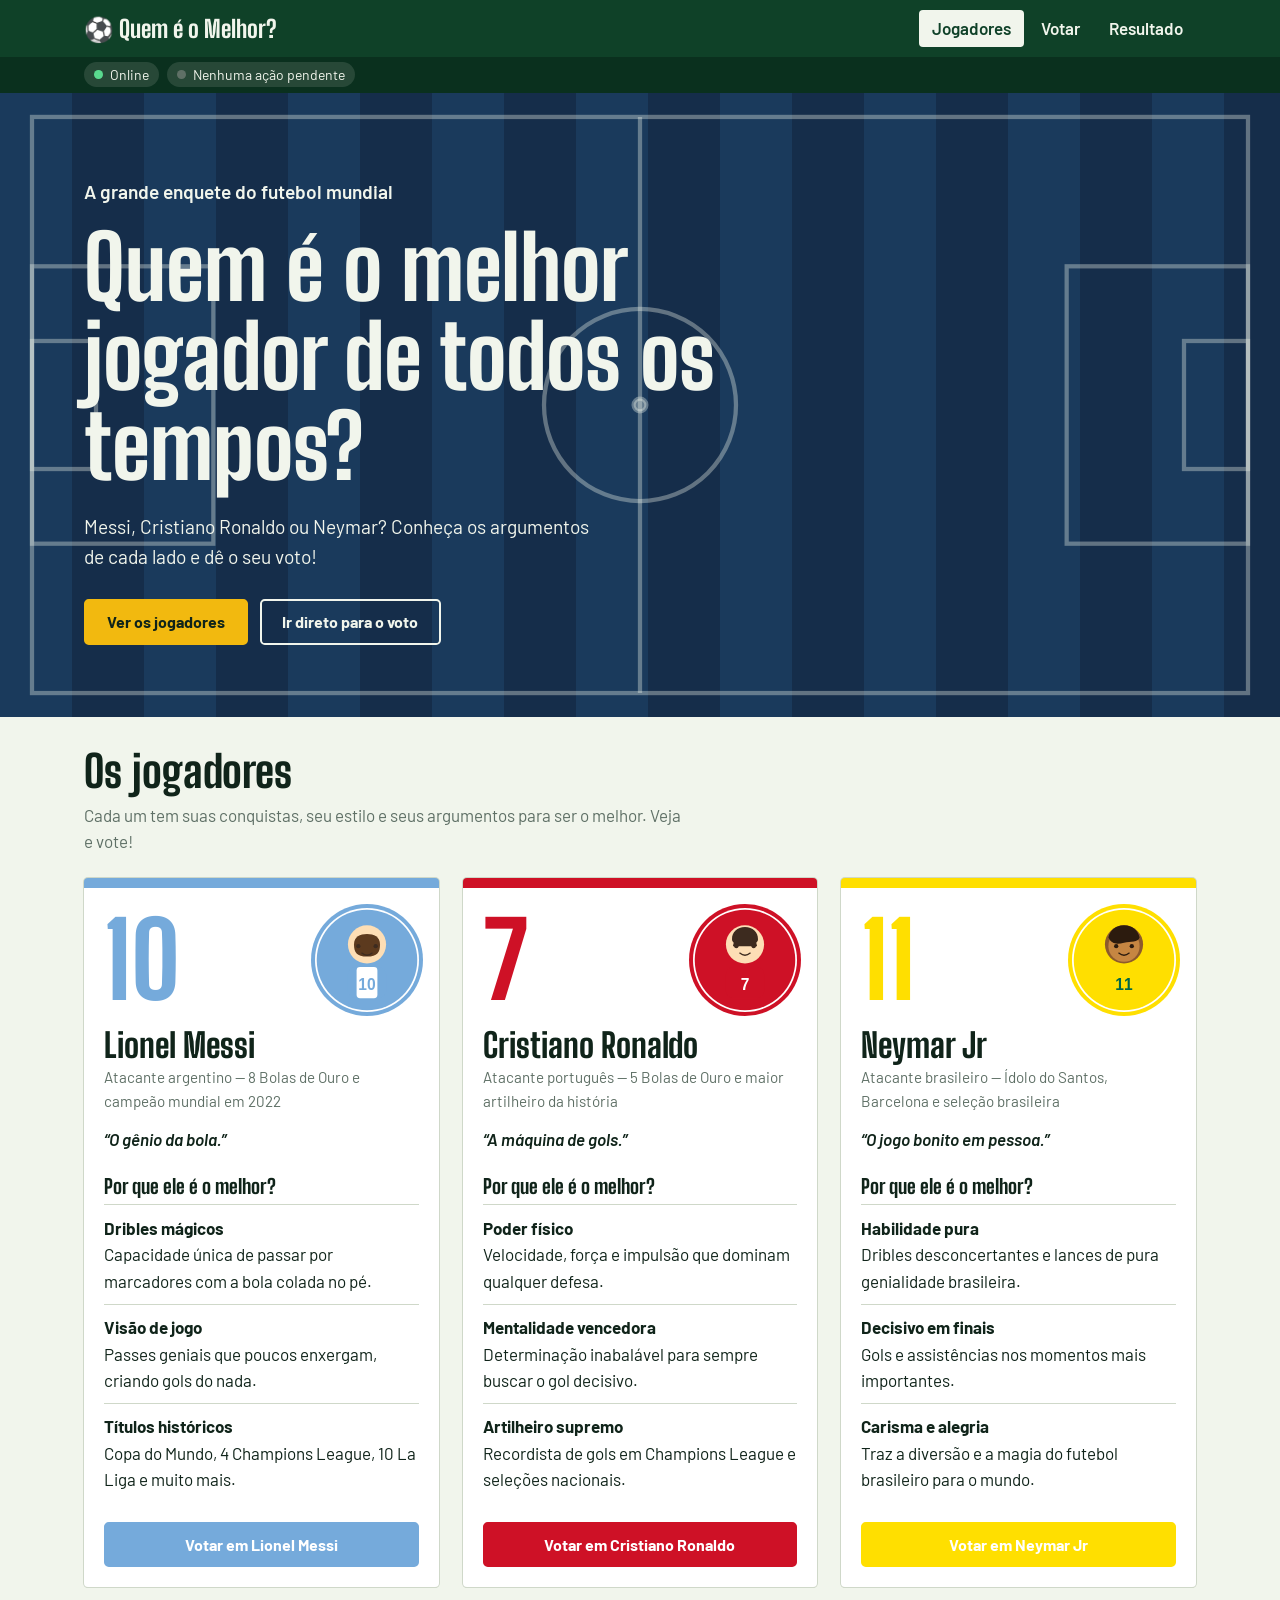
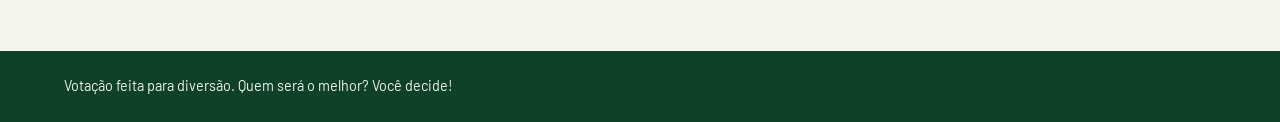
<file: index.html>
<!doctype html>
<html lang="pt-BR">
<head>
  <meta charset="utf-8">
  <meta name="viewport" content="width=device-width, initial-scale=1">
  <title>Quem é o Melhor? | Votação</title>
  <meta name="theme-color" content="#0f4128">
  <link rel="manifest" href="manifest.webmanifest">
  <link rel="icon" href="icons/icon.svg" type="image/svg+xml">
  <link rel="apple-touch-icon" href="icons/icon-192.png">

  <!-- DNS-PREFETCH: o único domínio externo é o do Google Fonts. Resolver o DNS antes
       poupa alguns milissegundos quando o navegador achar a fonte. -->
  <link rel="dns-prefetch" href="https://fonts.googleapis.com">
  <link rel="dns-prefetch" href="https://fonts.gstatic.com">

  <!-- PRELOAD: recursos críticos que o navegador só descobriria tarde.
       O JSON é pedido por JavaScript; o desenho do campo é citado dentro do CSS. -->
  <link rel="preload" href="data/candidatos.json" as="fetch" type="application/json" crossorigin>
  <link rel="preload" href="img/campo.svg" as="image">

  <!-- PREFETCH: páginas que a pessoa provavelmente abrirá a seguir. Baixadas com prioridade baixa, em tempo ocioso. -->
  <link rel="prefetch" href="votar.html" as="document">
  <link rel="prefetch" href="apuracao.html" as="document">

  <link rel="stylesheet" href="css/style.css">
  <link rel="stylesheet" href="https://fonts.googleapis.com/css2?family=Barlow:wght@400;600;700&amp;family=Big+Shoulders+Display:wght@800&amp;display=swap">
  <script src="js/db.js" defer></script>
  <script src="js/app.js" defer></script>
</head>
<body data-pagina="candidatos">
<header class="topo">
  <div class="topo-in">
    <a class="marca" href="index.html">⚽ Quem é o Melhor?</a>
    <nav class="menu" aria-label="Principal"><a href="index.html" aria-current="page">Jogadores</a><a href="votar.html">Votar</a><a href="apuracao.html">Resultado</a></nav>
  </div>
  <div class="faixa-status"><div><span id="chip-rede" class="chip">Verificando rede</span><span id="chip-fila" class="chip">Fila</span></div></div>
</header>

<section class="hero">
  <div class="hero-in">
    <p class="hero-chamada">A grande enquete do futebol mundial</p>
    <h1>Quem é o melhor jogador de todos os tempos?</h1>
    <p>Messi, Cristiano Ronaldo ou Neymar? Conheça os argumentos de cada lado e dê o seu voto!</p>
    <div class="hero-acoes">
      <a class="botao" href="#candidatos">Ver os jogadores</a>
      <a class="botao vazado" href="votar.html">Ir direto para o voto</a>
    </div>
  </div>
</section>
<main>
  <section class="secao" id="candidatos" style="margin-top:0">
    <h2>Os jogadores</h2>
    <p class="apoio">Cada um tem suas conquistas, seu estilo e seus argumentos para ser o melhor. Veja e vote!</p>
    <div class="escalacao-grade" id="lista" aria-live="polite"></div>
  </section>
</main>
<footer class="rodape"><p>Votação feita para diversão. Quem será o melhor? Você decide!</p></footer>
<div id="aviso" role="status" aria-live="polite"></div>
</body>
</html>
</file>
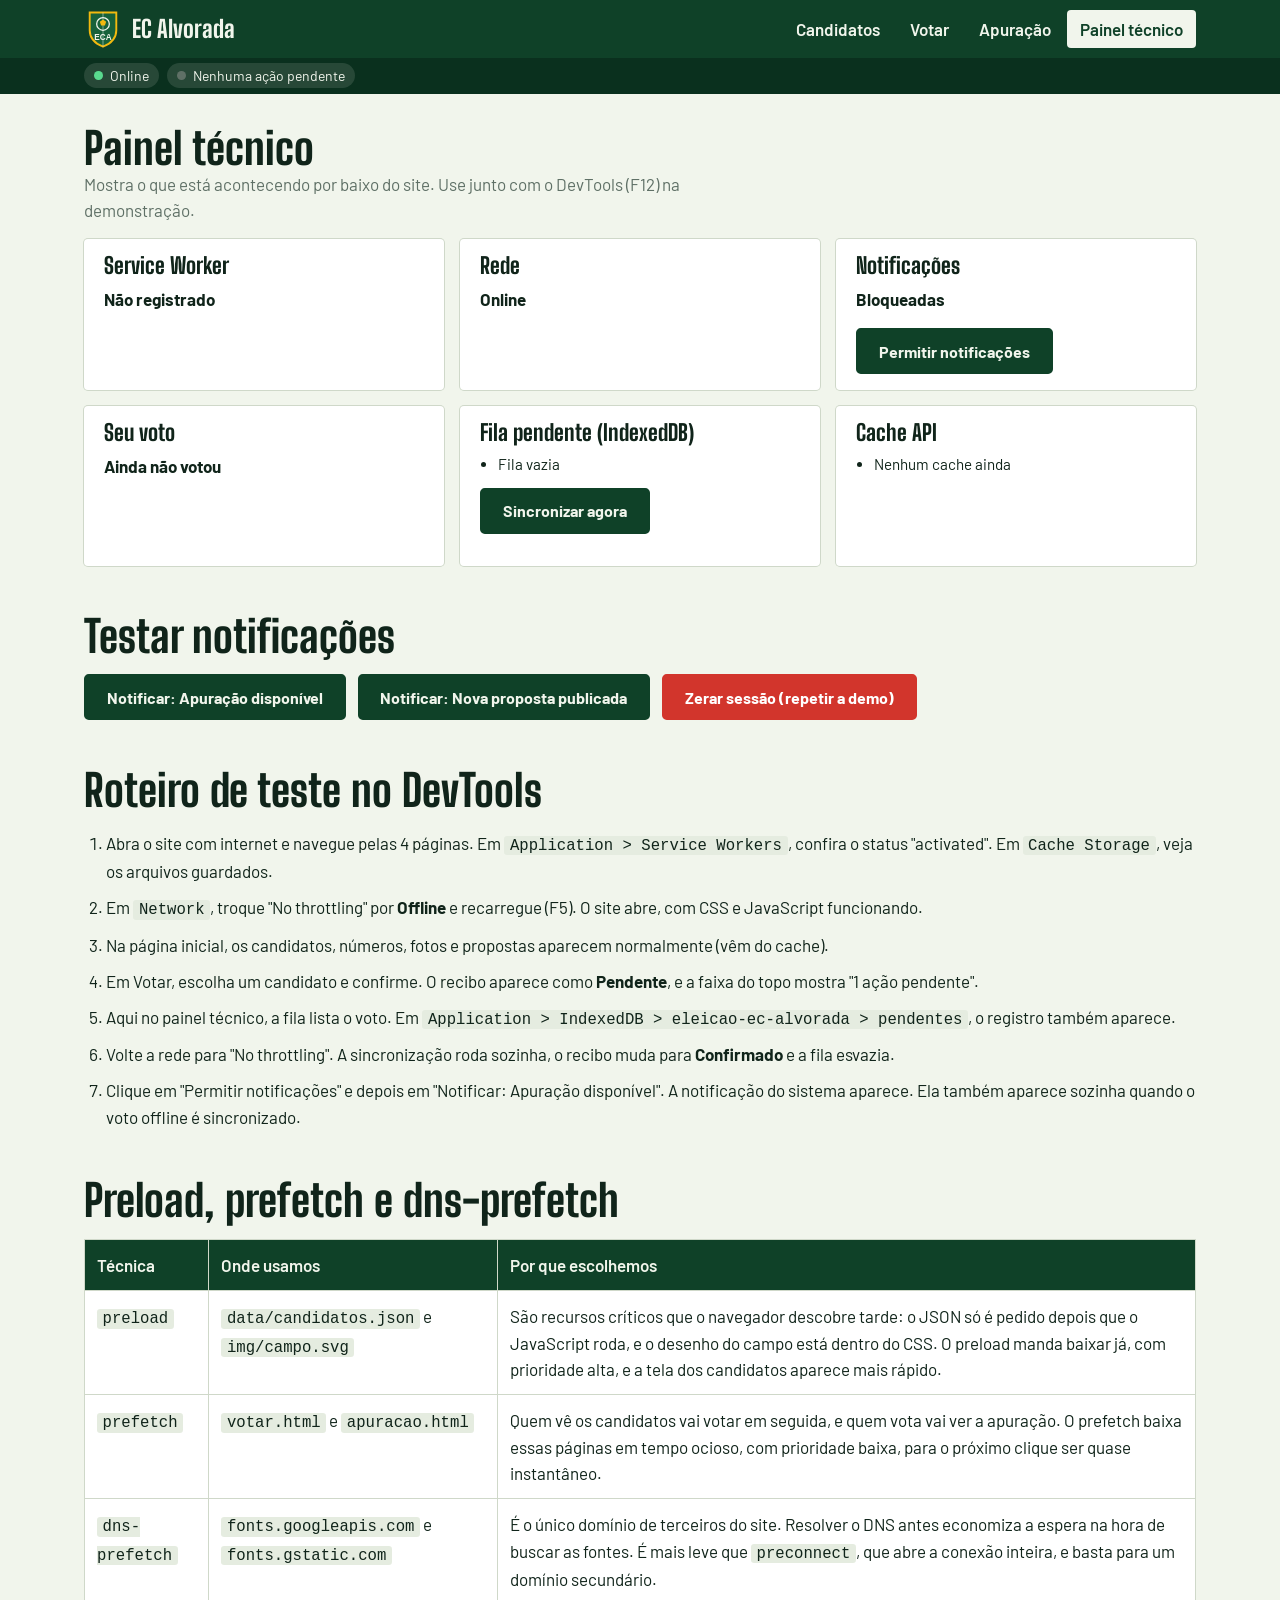
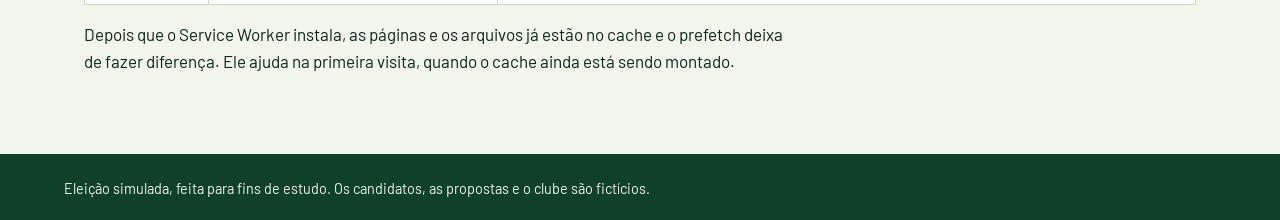
<file: tecnico.html>
<!doctype html>
<html lang="pt-BR">
<head>
  <meta charset="utf-8">
  <meta name="viewport" content="width=device-width, initial-scale=1">
  <title>Painel técnico | EC Alvorada</title>
  <meta name="theme-color" content="#0f4128">
  <link rel="manifest" href="manifest.webmanifest">
  <link rel="icon" href="icons/icon.svg" type="image/svg+xml">
  <link rel="apple-touch-icon" href="icons/icon-192.png">

  <!-- DNS-PREFETCH: o único domínio externo é o do Google Fonts. Resolver o DNS antes
       poupa alguns milissegundos quando o navegador achar a fonte. -->
  <link rel="dns-prefetch" href="https://fonts.googleapis.com">
  <link rel="dns-prefetch" href="https://fonts.gstatic.com">

  <!-- PREFETCH: páginas que a pessoa provavelmente abrirá a seguir. Baixadas com prioridade baixa, em tempo ocioso. -->
  <link rel="prefetch" href="index.html" as="document">

  <link rel="stylesheet" href="css/style.css">
  <link rel="stylesheet" href="https://fonts.googleapis.com/css2?family=Barlow:wght@400;600;700&amp;family=Big+Shoulders+Display:wght@800&amp;display=swap">
  <script src="js/db.js" defer></script>
  <script src="js/app.js" defer></script>
</head>
<body data-pagina="tecnico">
<header class="topo">
  <div class="topo-in">
    <a class="marca" href="index.html"><img src="img/escudo.svg" alt="" width="38" height="38">EC Alvorada</a>
    <nav class="menu" aria-label="Principal"><a href="index.html">Candidatos</a><a href="votar.html">Votar</a><a href="apuracao.html">Apuração</a><a href="tecnico.html" aria-current="page">Painel técnico</a></nav>
  </div>
  <div class="faixa-status"><div><span id="chip-rede" class="chip">Verificando rede</span><span id="chip-fila" class="chip">Fila</span></div></div>
</header>

<main>
  <h2>Painel técnico</h2>
  <p class="apoio" style="color:var(--muda);max-width:60ch">Mostra o que está acontecendo por baixo do site. Use junto com o DevTools (F12) na demonstração.</p>

  <div class="painel-grade">
    <div class="painel"><h3>Service Worker</h3><p class="valor" id="t-sw">Verificando</p></div>
    <div class="painel"><h3>Rede</h3><p class="valor" id="t-rede">Verificando</p></div>
    <div class="painel"><h3>Notificações</h3><p class="valor" id="t-notif">Verificando</p>
      <button class="botao escuro" data-acao="ativar-notif" type="button">Permitir notificações</button></div>
    <div class="painel"><h3>Seu voto</h3><p class="valor" id="t-voto">Verificando</p></div>
    <div class="painel"><h3>Fila pendente (IndexedDB)</h3><ul id="t-fila"></ul>
      <p style="margin-top:.75rem"><button class="botao escuro" data-acao="sincronizar" type="button">Sincronizar agora</button></p></div>
    <div class="painel"><h3>Cache API</h3><ul id="t-cache"></ul></div>
  </div>

  <section class="secao">
    <h2>Testar notificações</h2>
    <div class="acoes">
      <button class="botao escuro" data-acao="teste-apuracao" type="button">Notificar: Apuração disponível</button>
      <button class="botao escuro" data-acao="teste-proposta" type="button">Notificar: Nova proposta publicada</button>
      <button class="botao perigo" data-acao="zerar" type="button">Zerar sessão (repetir a demo)</button>
    </div>
  </section>

  <section class="secao">
    <h2>Roteiro de teste no DevTools</h2>
    <ol class="roteiro">
      <li>Abra o site com internet e navegue pelas 4 páginas. Em <code>Application &gt; Service Workers</code>, confira o status "activated". Em <code>Cache Storage</code>, veja os arquivos guardados.</li>
      <li>Em <code>Network</code>, troque "No throttling" por <strong>Offline</strong> e recarregue (F5). O site abre, com CSS e JavaScript funcionando.</li>
      <li>Na página inicial, os candidatos, números, fotos e propostas aparecem normalmente (vêm do cache).</li>
      <li>Em Votar, escolha um candidato e confirme. O recibo aparece como <strong>Pendente</strong>, e a faixa do topo mostra "1 ação pendente".</li>
      <li>Aqui no painel técnico, a fila lista o voto. Em <code>Application &gt; IndexedDB &gt; eleicao-ec-alvorada &gt; pendentes</code>, o registro também aparece.</li>
      <li>Volte a rede para "No throttling". A sincronização roda sozinha, o recibo muda para <strong>Confirmado</strong> e a fila esvazia.</li>
      <li>Clique em "Permitir notificações" e depois em "Notificar: Apuração disponível". A notificação do sistema aparece. Ela também aparece sozinha quando o voto offline é sincronizado.</li>
    </ol>
  </section>

  <section class="secao">
    <h2>Preload, prefetch e dns-prefetch</h2>
    <div class="tabela-rolagem">
    <table class="explica">
      <thead><tr><th>Técnica</th><th>Onde usamos</th><th>Por que escolhemos</th></tr></thead>
      <tbody>
        <tr><td><code>preload</code></td><td><code>data/candidatos.json</code> e <code>img/campo.svg</code></td><td>São recursos críticos que o navegador descobre tarde: o JSON só é pedido depois que o JavaScript roda, e o desenho do campo está dentro do CSS. O preload manda baixar já, com prioridade alta, e a tela dos candidatos aparece mais rápido.</td></tr>
        <tr><td><code>prefetch</code></td><td><code>votar.html</code> e <code>apuracao.html</code></td><td>Quem vê os candidatos vai votar em seguida, e quem vota vai ver a apuração. O prefetch baixa essas páginas em tempo ocioso, com prioridade baixa, para o próximo clique ser quase instantâneo.</td></tr>
        <tr><td><code>dns-prefetch</code></td><td><code>fonts.googleapis.com</code> e <code>fonts.gstatic.com</code></td><td>É o único domínio de terceiros do site. Resolver o DNS antes economiza a espera na hora de buscar as fontes. É mais leve que <code>preconnect</code>, que abre a conexão inteira, e basta para um domínio secundário.</td></tr>
      </tbody>
    </table>
    </div>
    <p style="margin-top:1rem;max-width:70ch">Depois que o Service Worker instala, as páginas e os arquivos já estão no cache e o prefetch deixa de fazer diferença. Ele ajuda na primeira visita, quando o cache ainda está sendo montado.</p>
  </section>
</main>
<footer class="rodape"><p>Eleição simulada, feita para fins de estudo. Os candidatos, as propostas e o clube são fictícios.</p></footer>
<div id="aviso" role="status" aria-live="polite"></div>
</body>
</html>
</file>
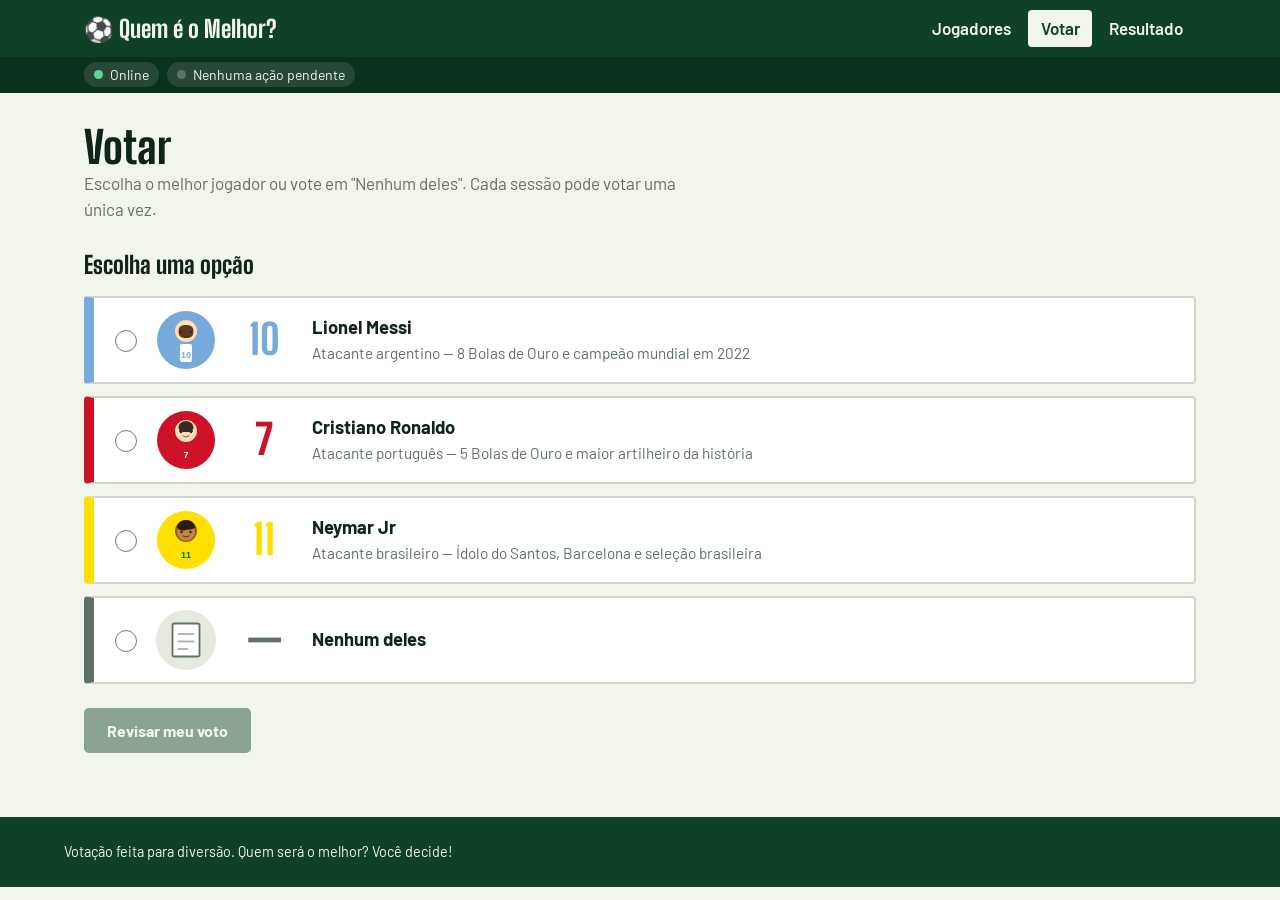
<file: votar.html>
<!doctype html>
<html lang="pt-BR">
<head>
  <meta charset="utf-8">
  <meta name="viewport" content="width=device-width, initial-scale=1">
  <title>Votar | Quem é o Melhor?</title>
  <meta name="theme-color" content="#0f4128">
  <link rel="manifest" href="manifest.webmanifest">
  <link rel="icon" href="icons/icon.svg" type="image/svg+xml">
  <link rel="apple-touch-icon" href="icons/icon-192.png">

  <!-- DNS-PREFETCH: o único domínio externo é o do Google Fonts. Resolver o DNS antes
       poupa alguns milissegundos quando o navegador achar a fonte. -->
  <link rel="dns-prefetch" href="https://fonts.googleapis.com">
  <link rel="dns-prefetch" href="https://fonts.gstatic.com">

  <!-- PRELOAD: recursos críticos que o navegador só descobriria tarde.
       O JSON é pedido por JavaScript; o desenho do campo é citado dentro do CSS. -->
  <link rel="preload" href="data/candidatos.json" as="fetch" type="application/json" crossorigin>
  <link rel="preload" href="img/campo.svg" as="image">

  <!-- PREFETCH: páginas que a pessoa provavelmente abrirá a seguir. Baixadas com prioridade baixa, em tempo ocioso. -->
  <link rel="prefetch" href="apuracao.html" as="document">

  <link rel="stylesheet" href="css/style.css">
  <link rel="stylesheet" href="https://fonts.googleapis.com/css2?family=Barlow:wght@400;600;700&amp;family=Big+Shoulders+Display:wght@800&amp;display=swap">
  <script src="js/db.js" defer></script>
  <script src="js/app.js" defer></script>
</head>
<body data-pagina="votar">
<header class="topo">
  <div class="topo-in">
    <a class="marca" href="index.html">⚽ Quem é o Melhor?</a>
    <nav class="menu" aria-label="Principal"><a href="index.html">Jogadores</a><a href="votar.html" aria-current="page">Votar</a><a href="apuracao.html">Resultado</a></nav>
  </div>
  <div class="faixa-status"><div><span id="chip-rede" class="chip">Verificando rede</span><span id="chip-fila" class="chip">Fila</span></div></div>
</header>

<main>
  <h2>Votar</h2>
  <p class="apoio" style="color:var(--muda);max-width:60ch">Escolha o melhor jogador ou vote em "Nenhum deles". Cada sessão pode votar uma única vez.</p>
  <form id="form-voto">
    <fieldset class="opcoes" id="opcoes"><legend>Escolha uma opção</legend></fieldset>
    <div class="votar-acoes"><button class="botao escuro" id="btn-votar" type="submit" disabled>Revisar meu voto</button></div>
  </form>
  <section id="recibo" class="recibo" hidden aria-live="polite"></section>
  <dialog id="dialogo" aria-labelledby="dialogo-titulo">
    <h3 id="dialogo-titulo">Confirmar voto</h3>
    <p id="dialogo-texto"></p>
    <div class="linha-botoes">
      <button class="botao vazado" id="dialogo-corrigir" type="button" style="color:var(--tinta)">Corrigir</button>
      <button class="botao escuro" id="dialogo-confirmar" type="button">Confirmar voto</button>
    </div>
  </dialog>
</main>
<footer class="rodape"><p>Votação feita para diversão. Quem será o melhor? Você decide!</p></footer>
<div id="aviso" role="status" aria-live="polite"></div>
</body>
</html>
</file>
<file: css/style.css>
:root {
  --grama: #17613a;
  --grama-fundo: #0f4128;
  --giz: #f1f5ec;
  --tinta: #10241a;
  --ouro: #f2b90f;
  --cartao: #d2352c;
  --muda: #5f7066;
  --linha: #cfd8c9;
  --fonte-display: 'Big Shoulders Display', 'Arial Narrow', Impact, sans-serif;
  --fonte-texto: 'Barlow', system-ui, -apple-system, 'Segoe UI', sans-serif;
}

*, *::before, *::after { box-sizing: border-box; }
html { scroll-padding-top: 6rem; }
body {
  margin: 0;
  font-family: var(--fonte-texto);
  font-size: 1.0625rem;
  line-height: 1.55;
  color: var(--tinta);
  background: var(--giz);
}
h1, h2, h3, h4 { font-family: var(--fonte-display); font-weight: 800; line-height: 1.02; margin: 0; }
h2 { font-size: clamp(2rem, 4vw, 2.75rem); }
p { margin: 0 0 1rem; }
img { max-width: 100%; display: block; }
a { color: var(--grama); }
:focus-visible { outline: 3px solid var(--ouro); outline-offset: 2px; }

/* Topo */
.topo { background: var(--grama-fundo); color: var(--giz); position: sticky; top: 0; z-index: 10; }
.topo-in { max-width: 72rem; margin: 0 auto; padding: .6rem 1.25rem; display: flex; align-items: center; gap: 1rem; flex-wrap: wrap; }
.marca { display: flex; align-items: center; gap: .6rem; color: inherit; text-decoration: none; font-family: var(--fonte-display); font-weight: 800; font-size: 1.5rem; }
.marca img { width: 2.4rem; height: 2.4rem; }
.menu { display: flex; gap: .25rem; margin-left: auto; flex-wrap: wrap; }
.menu a { color: var(--giz); text-decoration: none; padding: .35rem .8rem; border-radius: .25rem; font-weight: 600; }
.menu a:hover { background: rgba(241, 245, 236, .15); }
.menu a[aria-current='page'] { background: var(--giz); color: var(--grama-fundo); }
.faixa-status { background: #0a301e; font-size: .875rem; }
.faixa-status > div { max-width: 72rem; margin: 0 auto; padding: .35rem 1.25rem; display: flex; gap: .5rem; flex-wrap: wrap; }
.chip { display: inline-flex; align-items: center; gap: .4rem; padding: .1rem .65rem; border-radius: 99px; background: rgba(241, 245, 236, .12); }
.chip::before { content: ''; width: .55rem; height: .55rem; border-radius: 50%; background: var(--muda); }
.chip.online::before { background: #59d98e; }
.chip.offline { background: var(--cartao); color: #fff; }
.chip.offline::before { background: #fff; }
.chip.fila-cheia { background: var(--ouro); color: var(--tinta); }
.chip.fila-cheia::before { background: var(--tinta); }

/* Layout */
main { max-width: 72rem; margin: 0 auto; padding: 2rem 1.25rem 4rem; }
.secao { margin-top: 3rem; }
.secao > p.apoio { max-width: 60ch; color: var(--muda); margin-top: .5rem; }

/* Hero: gramado listrado e marcações do campo */
.hero {
  position: relative;
  overflow: hidden;
  color: var(--giz);
  background:
    url('../img/campo.svg') center / cover no-repeat,
    repeating-linear-gradient(90deg, #1a3a5c 0 4.5rem, #152d4a 4.5rem 9rem);
}
.hero-in { position: relative; max-width: 72rem; margin: 0 auto; padding: 4rem 1.25rem 4.5rem; }
.hero::after {
  content: '⚽';
  position: absolute; right: 2%; bottom: -3.5rem;
  font-family: var(--fonte-display); font-weight: 800;
  font-size: clamp(10rem, 26vw, 20rem); line-height: 1;
  color: transparent; -webkit-text-stroke: 0;
  opacity: .3;
  pointer-events: none;
}
.hero h1 { font-size: clamp(2.75rem, 7vw, 5.5rem); max-width: 16ch; }
.hero p { max-width: 46ch; font-size: 1.2rem; margin-top: 1.25rem; }
.hero-acoes { display: flex; gap: .75rem; flex-wrap: wrap; margin-top: 1.75rem; position: relative; z-index: 1; }
.hero-chamada { font-weight: 600; margin: 0 0 1rem; max-width: none; font-size: 1rem; }

/* Botões */
.botao {
  display: inline-block; cursor: pointer; text-decoration: none; text-align: center;
  font: 700 1rem var(--fonte-texto);
  padding: .7rem 1.3rem; border-radius: .3rem; border: 2px solid var(--ouro);
  background: var(--ouro); color: var(--tinta);
}
.botao:hover { filter: brightness(1.06); }
.botao[disabled] { opacity: .45; cursor: not-allowed; }
.botao.vazado { background: transparent; color: inherit; border-color: currentColor; }
.botao.escuro { background: var(--grama-fundo); border-color: var(--grama-fundo); color: var(--giz); }
.botao.perigo { background: var(--cartao); border-color: var(--cartao); color: #fff; }

/* Escalação dos candidatos */
.escalacao-grade { display: grid; grid-template-columns: repeat(auto-fit, minmax(19rem, 1fr)); gap: 1.5rem; margin-top: 1.5rem; }
.escalacao { background: #fff; border-top: 10px solid var(--cor); border-radius: .25rem; padding: 1.25rem; display: flex; flex-direction: column; box-shadow: 0 1px 0 var(--linha), 0 0 0 1px var(--linha); }
.cartao-topo { display: flex; justify-content: space-between; align-items: center; gap: 1rem; }
.numero { font-family: var(--fonte-display); font-weight: 800; font-size: 6.5rem; line-height: .85; color: var(--cor); }
.escalacao img.foto { width: 6.5rem; height: 6.5rem; border-radius: 50%; box-shadow: 0 0 0 4px var(--cor); }
.escalacao h3 { font-size: 2.1rem; margin-top: 1rem; }
.cargo { color: var(--muda); font-size: .95rem; margin: .25rem 0 .75rem; }
.slogan { font-weight: 600; font-style: italic; }
.escalacao h4 { font-size: 1.25rem; margin: .5rem 0; }
.propostas { list-style: none; padding: 0; margin: 0 0 1.25rem; }
.propostas li { padding: .6rem 0; border-top: 1px solid var(--linha); }
.propostas strong { display: block; }
.escalacao .botao { margin-top: auto; background: var(--cor); border-color: var(--cor); color: #fff; }

/* Votação */
.opcoes { display: grid; gap: .75rem; border: 0; padding: 0; margin: 1.5rem 0 0; }
.opcoes legend { font-family: var(--fonte-display); font-weight: 800; font-size: 1.5rem; padding: 0; margin-bottom: .75rem; }
.opcao { display: grid; grid-template-columns: auto 3.75rem 4rem 1fr; gap: 1rem; align-items: center; padding: .75rem 1rem; background: #fff; border: 2px solid var(--linha); border-left: 10px solid var(--cor); border-radius: .25rem; cursor: pointer; }
.opcao:hover { border-color: var(--cor); }
.opcao:has(input:checked) { border-color: var(--cor); box-shadow: 0 0 0 3px var(--cor); }
.opcao input { width: 1.4rem; height: 1.4rem; accent-color: var(--cor); }
.opcao img { width: 3.75rem; height: 3.75rem; border-radius: 50%; }
.opcao .n { font-family: var(--fonte-display); font-weight: 800; font-size: 2.6rem; line-height: 1; color: var(--cor); text-align: center; }
.opcao .nome { font-weight: 700; font-size: 1.15rem; }
.opcao .nome small { display: block; font-weight: 400; color: var(--muda); }
.votar-acoes { margin-top: 1.5rem; }

dialog { border: 0; border-radius: .3rem; padding: 1.5rem; max-width: 26rem; width: calc(100% - 2rem); }
dialog::backdrop { background: rgba(10, 48, 30, .7); }
dialog h3 { font-size: 2rem; margin-bottom: .5rem; }
dialog .linha-botoes { display: flex; gap: .75rem; justify-content: flex-end; margin-top: 1.25rem; flex-wrap: wrap; }

.recibo { margin-top: 2rem; background: #fff; border-left: 10px solid var(--grama); padding: 1.25rem 1.5rem; border-radius: .25rem; box-shadow: 0 0 0 1px var(--linha); }
.recibo h2 { font-size: 2rem; }
.recibo.pendente { border-left-color: var(--ouro); }
.recibo.alerta { border-left-color: var(--cartao); }
.selo { display: inline-block; font-weight: 700; padding: .1rem .7rem; border-radius: 99px; font-size: .9rem; background: var(--grama); color: #fff; }
.selo.pendente { background: var(--ouro); color: var(--tinta); }
.selo.alerta { background: var(--cartao); }
.codigo { font-family: ui-monospace, 'SFMono-Regular', Menlo, monospace; font-size: .95rem; color: var(--muda); }

/* Apuração: placar e barras */
.placar { background: var(--grama-fundo); color: var(--giz); padding: 1.25rem 1.5rem; border-radius: .25rem; display: flex; justify-content: space-between; align-items: flex-end; flex-wrap: wrap; gap: 1rem; }
.placar .total { font-family: var(--fonte-display); font-weight: 800; font-size: clamp(4rem, 12vw, 7rem); line-height: .85; color: var(--ouro); }
.placar .rotulo { font-weight: 600; }
.barras { margin-top: 1.5rem; display: grid; gap: 1rem; }
.barra-linha { display: grid; grid-template-columns: 10rem 1fr 7rem; gap: .75rem; align-items: center; }
.barra-linha .quem { font-weight: 700; line-height: 1.2; }
.barra-linha .quem small { display: block; font-weight: 400; color: var(--muda); }
.trilho { background: #dfe7da; height: 2rem; border-radius: .2rem; overflow: hidden; }
.preenche { height: 100%; width: 0; background: var(--cor); }
.barra-linha .votos { text-align: right; font-family: var(--fonte-display); font-weight: 800; font-size: 1.5rem; line-height: 1; }
.barra-linha .votos small { display: block; font-family: var(--fonte-texto); font-weight: 400; font-size: .85rem; color: var(--muda); }
.lider .quem::after { content: ' (líder)'; color: var(--grama); font-weight: 600; }
.fonte-dados { color: var(--muda); font-size: .95rem; margin-top: 1.25rem; }
.acoes { display: flex; gap: .75rem; flex-wrap: wrap; margin-top: 1rem; }
@media (prefers-reduced-motion: no-preference) {
  .preenche { transition: width .7s ease-out; }
}

/* Painel técnico */
.painel-grade { display: grid; grid-template-columns: repeat(auto-fit, minmax(17rem, 1fr)); gap: 1rem; margin-top: 1rem; }
.painel { background: #fff; padding: 1rem 1.25rem; border-radius: .25rem; box-shadow: 0 0 0 1px var(--linha); }
.painel h3 { font-size: 1.4rem; margin-bottom: .5rem; }
.painel ul { margin: 0; padding-left: 1.1rem; font-size: .95rem; }
.painel .valor { font-weight: 700; }
.roteiro { padding-left: 1.4rem; }
.roteiro li { margin-bottom: .6rem; }
table.explica { width: 100%; border-collapse: collapse; margin-top: 1rem; background: #fff; }
table.explica th, table.explica td { text-align: left; vertical-align: top; padding: .75rem; border: 1px solid var(--linha); }
table.explica th { background: var(--grama-fundo); color: var(--giz); font-weight: 600; }
code { background: #e5ece0; padding: .05rem .35rem; border-radius: .2rem; font-size: .92em; }
.tabela-rolagem { overflow-x: auto; }

/* Aviso (toast) */
#aviso { position: fixed; left: 50%; bottom: 1.25rem; transform: translateX(-50%); background: var(--tinta); color: var(--giz); padding: .7rem 1.2rem; border-radius: .3rem; max-width: calc(100% - 2rem); z-index: 30; opacity: 0; pointer-events: none; }
#aviso.visivel { opacity: 1; }

.rodape { background: var(--grama-fundo); color: var(--giz); padding: 1.5rem 1.25rem; font-size: .9rem; }
.rodape p { max-width: 72rem; margin: 0 auto; }

@media (max-width: 40rem) {
  .barra-linha { grid-template-columns: 1fr 5rem; }
  .barra-linha .trilho { grid-column: 1 / -1; grid-row: 2; }
  .opcao { grid-template-columns: auto 3rem 1fr; }
  .opcao .n { display: none; }
  .hero::after { opacity: .6; }
}
</file>
